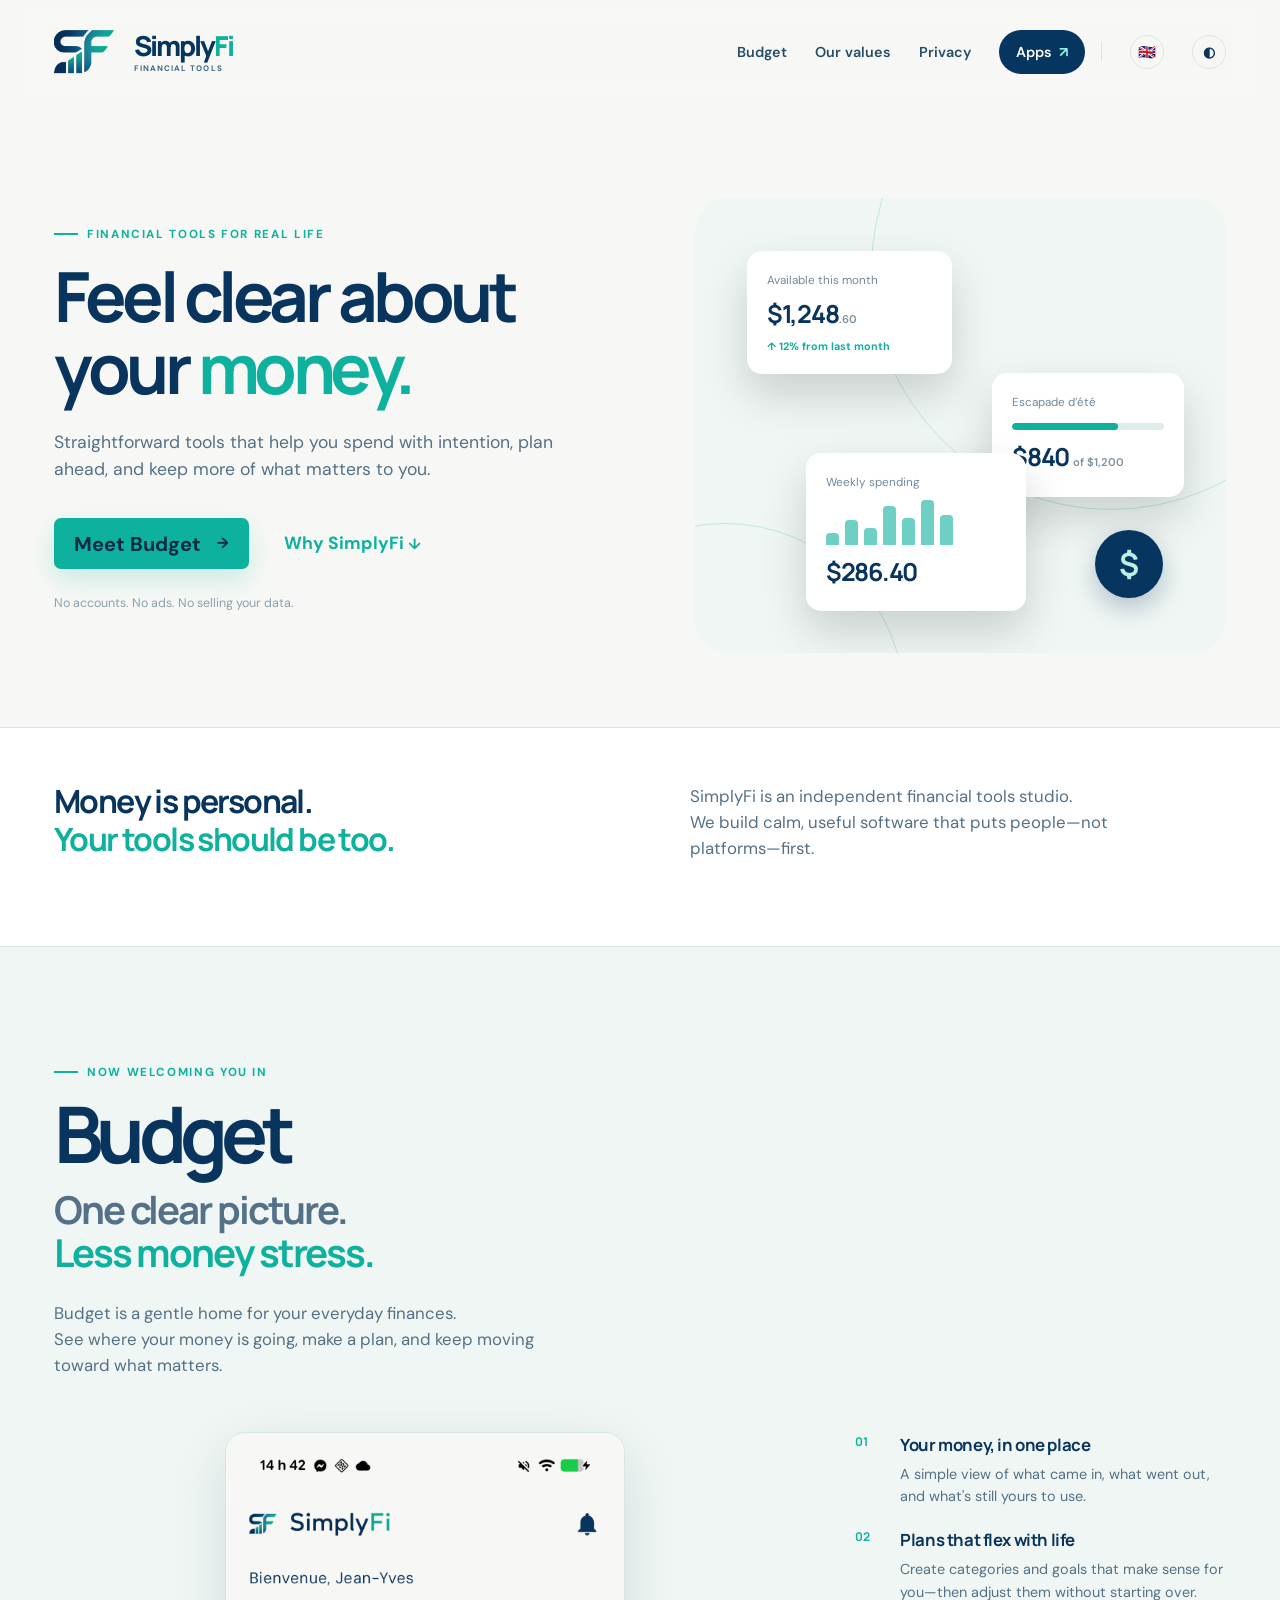
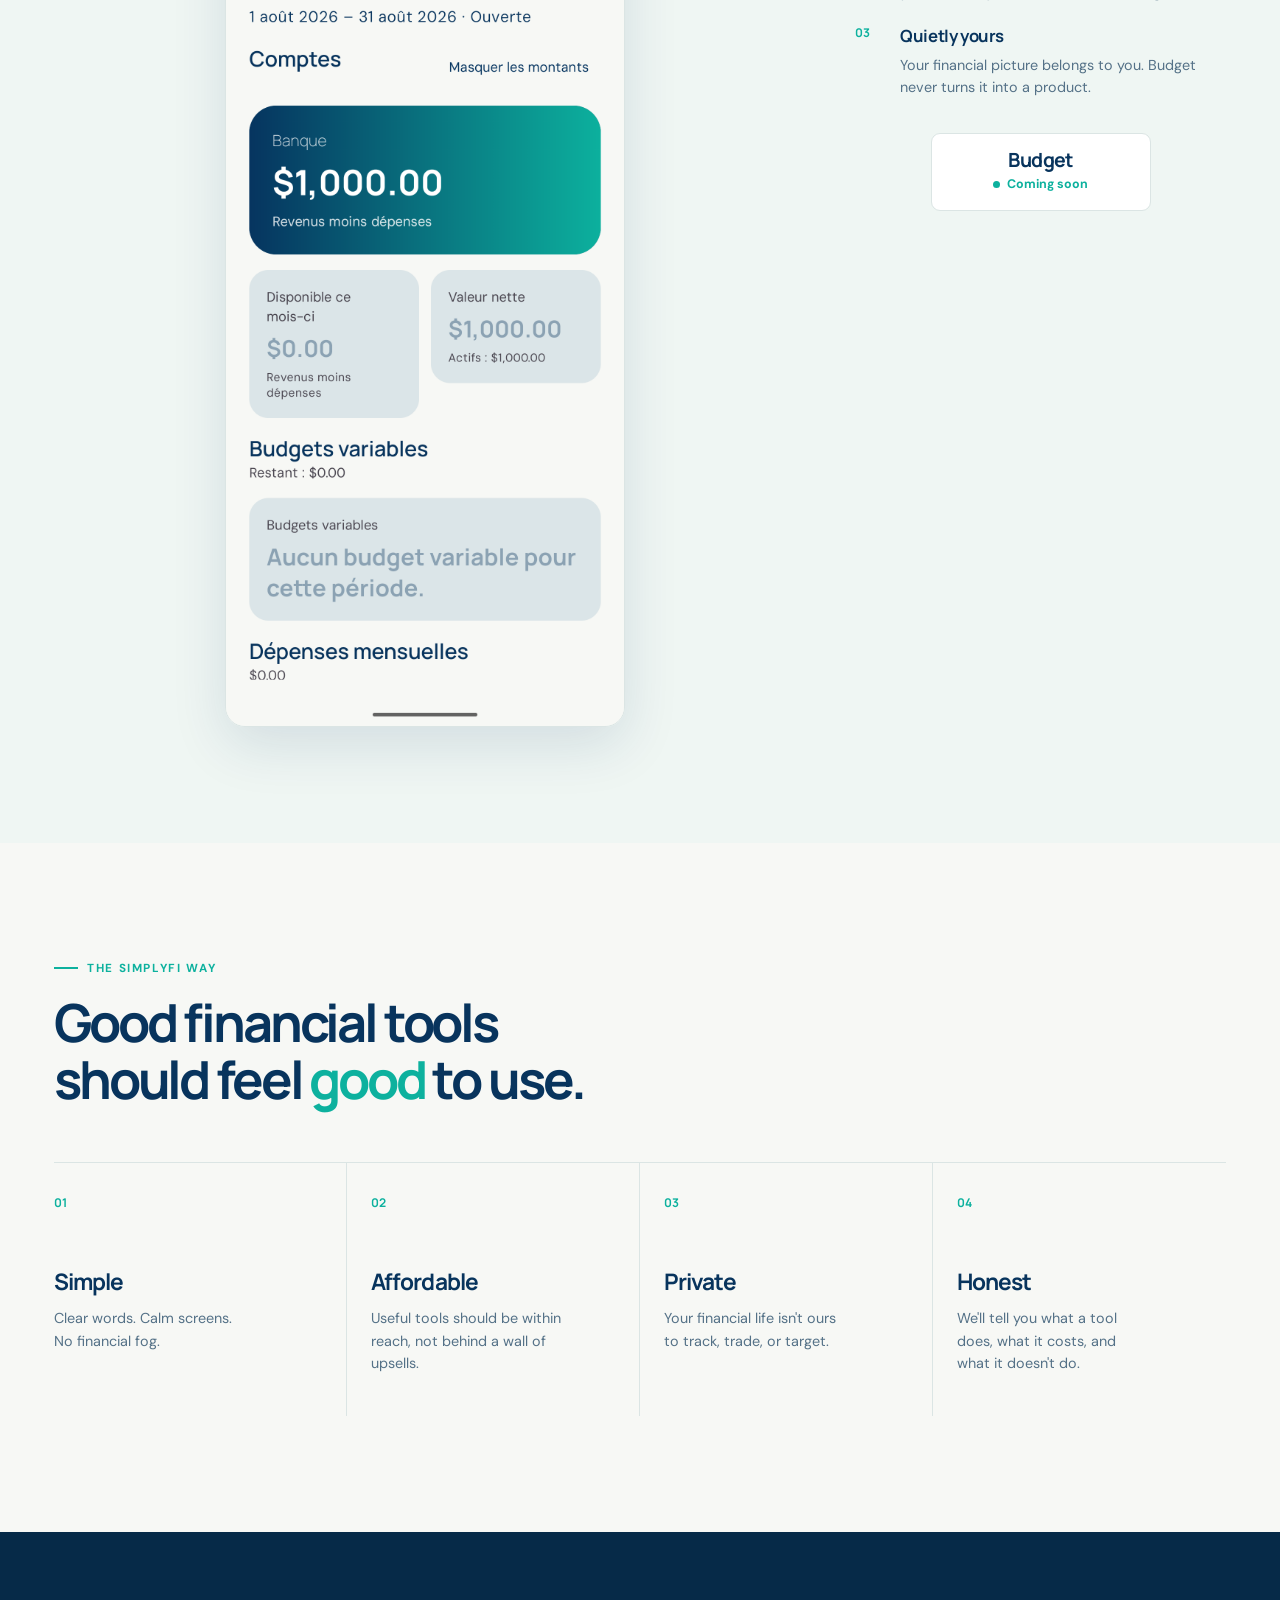
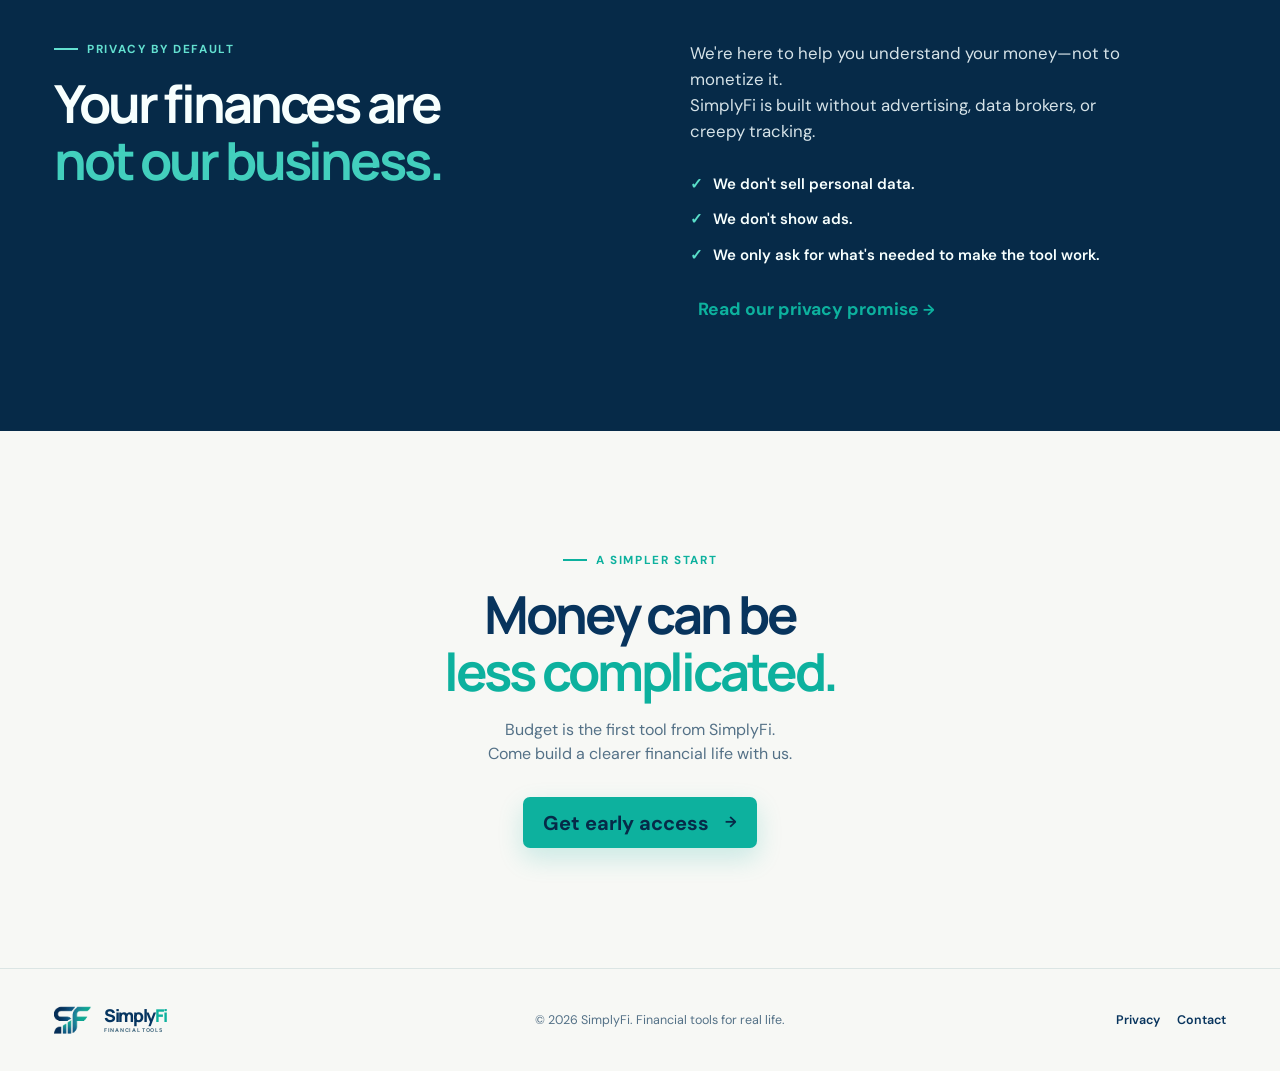
<file: index.html>
<!doctype html>
<html lang="en" data-lang="en">
<head>
  <meta charset="utf-8">
  <meta name="viewport" content="width=device-width,initial-scale=1">
  <title>SimplyFi — Money, made simpler.</title>
  <meta name="description" content="SimplyFi makes simple, affordable and private financial tools for everyday life.">
  <meta name="theme-color" content="#f7f8f5">
  <link rel="preconnect" href="https://fonts.googleapis.com">
  <link rel="preconnect" href="https://fonts.gstatic.com" crossorigin>
  <link href="https://fonts.googleapis.com/css2?family=DM+Sans:wght@400;500;600;700&family=Manrope:wght@500;600;700;800&display=swap" rel="stylesheet">
  <link rel="stylesheet" href="v2.css">
</head>
<body>
  <nav class="site-nav" aria-label="Primary navigation">
    <a class="brand" href="#top" aria-label="SimplyFi home"><img class="brand-mark logo-light" src="img/simplyfi-mark-light.png" alt=""><img class="brand-mark logo-dark" src="img/simplyfi-mark-dark.png" alt="" aria-hidden="true"><span class="brand-word"><strong>Simply<span>Fi</span></strong><small data-i18n="brandTagline">Financial tools</small></span></a>
    <div class="nav-links">
      <a href="#apps" data-i18n="navBudget">Budget</a><a href="#values" data-i18n="navValues">Our values</a><a href="#privacy" data-i18n="navPrivacy">Privacy</a>
      <a class="nav-cta" href="#apps"><span data-i18n="navApps">Apps</span> <b>↗</b></a>
      <span class="nav-divider" aria-hidden="true"></span>
      <div class="lang-dropdown"><button class="nav-btn" id="lang-btn" aria-label="Change language" title="Change language"></button><div class="lang-menu" id="lang-menu" role="menu"><button data-lang-code="en" role="menuitem">🇬🇧&nbsp; English</button><button data-lang-code="fr" role="menuitem">🇫🇷&nbsp; Français</button><button data-lang-code="es" role="menuitem">🇪🇸&nbsp; Español</button><button data-lang-code="pt" role="menuitem">🇧🇷&nbsp; Português</button></div></div>
      <button class="nav-btn" id="theme-btn" aria-label="Toggle dark mode" title="Toggle theme"></button>
    </div>
  </nav>
  <main id="top">
    <header class="hero">
      <div class="hero-copy">
        <p class="eyebrow"><i></i><span data-i18n="heroEyebrow">Financial tools for real life</span></p>
        <h1 data-i18n-html="heroTitle">Feel clear about<br>your <em>money.</em></h1>
        <p class="hero-lede" data-i18n="heroLede">Straightforward tools that help you spend with intention, plan ahead, and keep more of what matters to you.</p>
        <div class="hero-actions"><a class="button button-primary" href="#apps"><span data-i18n="heroCta">Meet Budget</span> <b>→</b></a><a class="text-link" href="#values"><span data-i18n="heroLink">Why SimplyFi</span> <b>↓</b></a></div>
        <p class="small-print" data-i18n="heroNote">No accounts. No ads. No selling your data.</p>
      </div>
      <div class="hero-visual" aria-hidden="true"><div class="halo halo-one"></div><div class="halo halo-two"></div><div class="hero-card card-balance"><span data-i18n="cardAvailable">Available this month</span><strong>$1,248<small>.60</small></strong><b data-i18n="cardUp">↑ 12% from last month</b></div><div class="hero-card card-goal"><span data-i18n="cardGoal">Summer getaway</span><div class="goal-line"><i></i></div><strong>$840 <small data-i18n="cardOf">of $1,200</small></strong></div><div class="hero-card card-spend"><span data-i18n="cardSpend">Weekly spending</span><div class="bars"><i></i><i></i><i></i><i></i><i></i><i></i><i></i></div><strong>$286.40</strong></div><div class="hero-orbit">$</div></div>
    </header>
    <section class="intro" aria-label="SimplyFi introduction"><p data-i18n-html="introTitle">Money is personal.<br><strong>Your tools should be too.</strong></p><p data-i18n-html="introCopy">SimplyFi is an independent financial tools studio.<br>We build calm, useful software that puts people—not platforms—first.</p></section>
    <section id="apps" class="budget-section"><div class="section-heading"><p class="eyebrow"><i></i><span data-i18n="budgetEyebrow">Now welcoming you in</span></p><h2 class="app-name">Budget</h2><p class="app-headline" data-i18n-html="budgetTitle">One clear picture.<br><em>Less money stress.</em></p><p data-i18n-html="budgetCopy">Budget is a gentle home for your everyday finances.<br>See where your money is going, make a plan, and keep moving toward what matters.</p></div>
      <div class="budget-layout"><div class="budget-app"><img class="shot shot-light" src="img/budget-app-light.png" alt="Budget app — your money at a glance: spending plan, categories and goals" width="1080" height="2424"><img class="shot shot-dark" src="img/budget-app-dark.png" alt="" aria-hidden="true" width="1080" height="2424"></div>
      <div class="budget-side"><div><span class="number">01</span><h3 data-i18n="pointOneTitle">Your money, in one place</h3><p data-i18n="pointOneCopy">A simple view of what came in, what went out, and what's still yours to use.</p></div><div><span class="number">02</span><h3 data-i18n="pointTwoTitle">Plans that flex with life</h3><p data-i18n="pointTwoCopy">Create categories and goals that make sense for you—then adjust them without starting over.</p></div><div><span class="number">03</span><h3 data-i18n="pointThreeTitle">Quietly yours</h3><p data-i18n="pointThreeCopy">Your financial picture belongs to you. Budget never turns it into a product.</p></div><div class="app-availability" aria-label="Budget, coming soon"><strong>Budget</strong><span><i aria-hidden="true"></i><span data-i18n="comingSoon">Coming soon</span></span></div></div></div>
    </section>
    <section id="values" class="values"><div class="values-heading"><p class="eyebrow"><i></i><span data-i18n="valuesEyebrow">The SimplyFi way</span></p><h2 data-i18n-html="valuesTitle">Good financial tools<br>should feel <em>good</em> to use.</h2></div><div class="value-grid"><article><span>01</span><h3 data-i18n="simple">Simple</h3><p data-i18n="simpleCopy">Clear words. Calm screens. No financial fog.</p></article><article><span>02</span><h3 data-i18n="affordable">Affordable</h3><p data-i18n="affordableCopy">Useful tools should be within reach, not behind a wall of upsells.</p></article><article><span>03</span><h3 data-i18n="private">Private</h3><p data-i18n="privateCopy">Your financial life isn't ours to track, trade, or target.</p></article><article><span>04</span><h3 data-i18n="honest">Honest</h3><p data-i18n="honestCopy">We'll tell you what a tool does, what it costs, and what it doesn't do.</p></article></div></section>
    <section id="privacy" class="privacy"><div><p class="eyebrow"><i></i><span data-i18n="privacyEyebrow">Privacy by default</span></p><h2 data-i18n-html="privacyTitle">Your finances are<br><em>not our business.</em></h2></div><div class="privacy-copy"><p data-i18n-html="privacyCopy">We're here to help you understand your money—not to monetize it.<br>SimplyFi is built without advertising, data brokers, or creepy tracking.</p><ul><li data-i18n="privacyOne">We don't sell personal data.</li><li data-i18n="privacyTwo">We don't show ads.</li><li data-i18n="privacyThree">We only ask for what's needed to make the tool work.</li></ul><a class="text-link" href="privacy/"><span data-i18n="privacyLink">Read our privacy promise</span> <b>→</b></a></div></section>
    <section class="closing"><p class="eyebrow"><i></i><span data-i18n="closingEyebrow">A simpler start</span></p><h2 data-i18n-html="closingTitle">Money can be<br><em>less complicated.</em></h2><p data-i18n-html="closingCopy">Budget is the first tool from SimplyFi.<br>Come build a clearer financial life with us.</p><a class="button button-primary" href="mailto:simplyfitools@proton.me?subject=Budget%20early%20access"><span data-i18n="closingCta">Get early access</span> <b>→</b></a></section>
  </main>
  <footer><a class="footer-brand" href="#top"><img class="brand-mark logo-light" src="img/simplyfi-mark-light.png" alt=""><img class="brand-mark logo-dark" src="img/simplyfi-mark-dark.png" alt="" aria-hidden="true"><span class="brand-word"><strong>Simply<span>Fi</span></strong><small data-i18n="brandTagline">Financial tools</small></span></a><span data-i18n="footer">© 2026 SimplyFi. Financial tools for real life.</span><div><a href="privacy/" data-i18n="navPrivacy">Privacy</a><a href="mailto:simplyfitools@proton.me" data-i18n="contact">Contact</a></div></footer>
  <script src="v2.js"></script>
</body>
</html>
</file>
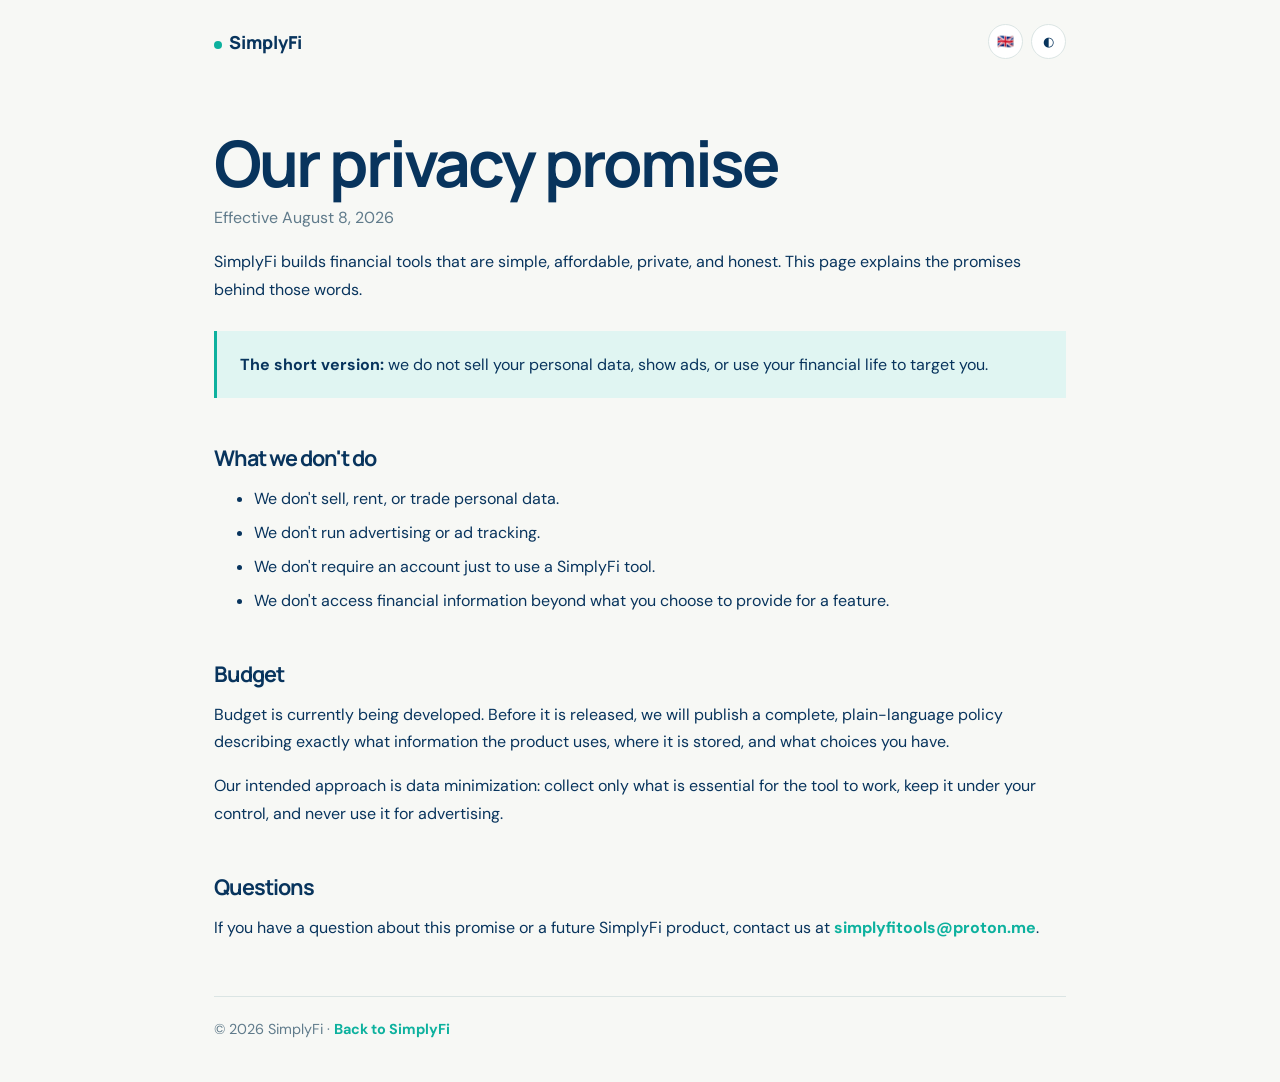
<file: privacy/index.html>
<!doctype html>
<html lang="en" data-lang="en">
<head><meta charset="utf-8"><meta name="viewport" content="width=device-width,initial-scale=1"><title>Privacy Promise — SimplyFi</title><meta name="theme-color" content="#f7f8f5"><link rel="preconnect" href="https://fonts.googleapis.com"><link rel="preconnect" href="https://fonts.gstatic.com" crossorigin><link href="https://fonts.googleapis.com/css2?family=DM+Sans:wght@400;500;600;700&family=Manrope:wght@500;600;700;800&display=swap" rel="stylesheet"><style>:root{--navy:#063560;--teal:#0db19e;--paper:#f7f8f5;--ink:#08345d;--muted:#607b8b;--line:#dbe5e4;--surface:#fff}[data-theme=dark]{--paper:#071c31;--ink:#f3fbfa;--muted:#b7cbd4;--line:#1d4961;--surface:#0c2942;--teal:#42cfbd}*{box-sizing:border-box}body{max-width:900px;margin:auto;padding:24px;background:var(--paper);color:var(--ink);font:16px/1.7 "DM Sans",sans-serif;transition:.2s}a{color:var(--teal);font-weight:700;text-decoration:none}.top{display:flex;justify-content:space-between;align-items:center;margin-bottom:70px}.brand{font:800 1.12rem Manrope;color:var(--ink)}.brand i{display:inline-block;width:8px;height:8px;border-radius:50%;background:var(--teal);margin-right:7px}.controls{display:flex;gap:8px;position:relative}.controls button{border:1px solid var(--line);background:var(--surface);color:var(--ink);border-radius:50%;width:35px;height:35px;cursor:pointer}.languages{display:none;position:absolute;right:42px;top:43px;width:145px;padding:6px;background:var(--surface);border:1px solid var(--line);border-radius:10px;box-shadow:0 12px 30px #0002}.languages.open{display:block}.languages button{display:block;width:100%;height:auto;padding:7px;border:0;border-radius:6px;text-align:left}.languages button:hover{background:#dff5f0}h1,h2{font-family:Manrope,sans-serif;letter-spacing:-.045em}h1{font-size:clamp(2.5rem,7vw,4rem);line-height:1.05;margin:0 0 8px}h2{margin:42px 0 8px;font-size:1.35rem}.date,.footer{color:var(--muted)}p,ul{margin:0 0 17px}li{margin:7px 0}.note{padding:20px 23px;background:color-mix(in srgb,var(--teal) 13%,var(--surface));border-left:3px solid var(--teal);margin:28px 0;color:var(--ink)}.footer{border-top:1px solid var(--line);margin-top:55px;padding-top:20px;font-size:.9rem}</style></head>
<body><header class="top"><a class="brand" href="../"><i></i>SimplyFi</a><div class="controls"><div><button id="lang" aria-label="Change language">🇬🇧</button><div class="languages" id="languages"><button data-l="en">🇬🇧 English</button><button data-l="fr">🇫🇷 Français</button><button data-l="es">🇪🇸 Español</button><button data-l="pt">🇧🇷 Português</button></div></div><button id="theme" aria-label="Toggle dark mode">◐</button></div></header><main><h1 data-h="title">Our privacy promise</h1><p class="date" data-t="date">Effective August 8, 2026</p><p data-t="intro">SimplyFi builds financial tools that are simple, affordable, private, and honest. This page explains the promises behind those words.</p><div class="note" data-h="note"><strong>The short version:</strong> we do not sell your personal data, show ads, or use your financial life to target you.</div><h2 data-t="noDoTitle">What we don't do</h2><ul><li data-t="noDoOne">We don't sell, rent, or trade personal data.</li><li data-t="noDoTwo">We don't run advertising or ad tracking.</li><li data-t="noDoThree">We don't require an account just to use a SimplyFi tool.</li><li data-t="noDoFour">We don't access financial information beyond what you choose to provide for a feature.</li></ul><h2 data-t="budgetTitle">Budget</h2><p data-t="budgetOne">Budget is currently being developed. Before it is released, we will publish a complete, plain-language policy describing exactly what information the product uses, where it is stored, and what choices you have.</p><p data-t="budgetTwo">Our intended approach is data minimization: collect only what is essential for the tool to work, keep it under your control, and never use it for advertising.</p><h2 data-t="questionTitle">Questions</h2><p data-h="question">If you have a question about this promise or a future SimplyFi product, contact us at <a href="mailto:simplyfitools@proton.me">simplyfitools@proton.me</a>.</p><p class="footer" data-h="footer">© 2026 SimplyFi · <a href="../">Back to SimplyFi</a></p></main><script>(function(){var L={en:'🇬🇧',fr:'🇫🇷',es:'🇪🇸',pt:'🇧🇷'},O=['en','fr','es','pt'],T={title:['Our privacy promise','Notre promesse de confidentialité','Nuestra promesa de privacidad','Nossa promessa de privacidade'],date:['Effective August 8, 2026','En vigueur le 8 août 2026','En vigor desde el 8 de agosto de 2026','Em vigor em 8 de agosto de 2026'],intro:['SimplyFi builds financial tools that are simple, affordable, private, and honest. This page explains the promises behind those words.','SimplyFi crée des outils financiers simples, abordables, privés et honnêtes. Cette page explique les promesses derrière ces mots.','SimplyFi crea herramientas financieras simples, asequibles, privadas y honestas. Esta página explica las promesas detrás de esas palabras.','A SimplyFi cria ferramentas financeiras simples, acessíveis, privadas e honestas. Esta página explica as promessas por trás dessas palavras.'],note:['<strong>The short version:</strong> we do not sell your personal data, show ads, or use your financial life to target you.','<strong>En bref :</strong> nous ne vendons pas tes données, n’affichons pas de pub et ne ciblons pas ta vie financière.','<strong>En resumen:</strong> no vendemos tus datos, no mostramos anuncios ni usamos tu vida financiera para dirigirte publicidad.','<strong>Em resumo:</strong> não vendemos seus dados, não mostramos anúncios nem usamos sua vida financeira para segmentar você.'],noDoTitle:["What we don't do",'Ce que nous ne faisons pas','Lo que no hacemos','O que não fazemos'],noDoOne:["We don't sell, rent, or trade personal data.",'Nous ne vendons, louons ni échangeons de données personnelles.','No vendemos, alquilamos ni comercializamos datos personales.','Não vendemos, alugamos ou negociamos dados pessoais.'],noDoTwo:["We don't run advertising or ad tracking.",'Nous ne faisons ni publicité ni suivi publicitaire.','No hacemos publicidad ni rastreo publicitario.','Não usamos publicidade nem rastreamento de anúncios.'],noDoThree:["We don't require an account just to use a SimplyFi tool.",'Nous ne demandons pas de compte pour utiliser un outil SimplyFi.','No exigimos una cuenta solo para usar una herramienta SimplyFi.','Não exigimos uma conta apenas para usar uma ferramenta SimplyFi.'],noDoFour:["We don't access financial information beyond what you choose to provide for a feature.",'Nous n’accédons pas à des informations financières au-delà de ce que tu choisis de fournir.','No accedemos a información financiera más allá de lo que eliges proporcionar para una función.','Não acessamos informações financeiras além do que você escolhe fornecer para um recurso.'],budgetTitle:['Budget','Budget','Budget','Budget'],budgetOne:['Budget is currently being developed. Before it is released, we will publish a complete, plain-language policy describing exactly what information the product uses, where it is stored, and what choices you have.','Budget est en cours de développement. Avant sa sortie, nous publierons une politique complète et claire décrivant les informations utilisées, leur stockage et tes choix.','Budget está en desarrollo. Antes de su lanzamiento, publicaremos una política completa y clara que describa qué información usa, dónde se almacena y qué opciones tienes.','O Budget está em desenvolvimento. Antes do lançamento, publicaremos uma política completa e clara sobre quais informações usa, onde ficam armazenadas e quais são suas opções.'],budgetTwo:['Our intended approach is data minimization: collect only what is essential for the tool to work, keep it under your control, and never use it for advertising.','Notre approche est de minimiser les données : ne recueillir que l’essentiel, te laisser le contrôle et ne jamais les utiliser pour la publicité.','Nuestro enfoque es minimizar datos: recoger solo lo esencial, mantenerlo bajo tu control y nunca usarlo para publicidad.','Nossa abordagem é minimizar dados: coletar apenas o essencial, manter tudo sob seu controle e nunca usar para publicidade.'],questionTitle:['Questions','Questions','Preguntas','Dúvidas'],question:['If you have a question about this promise or a future SimplyFi product, contact us at <a href="mailto:simplyfitools@proton.me">simplyfitools@proton.me</a>.','Si tu as une question sur cette promesse ou un futur produit SimplyFi, écris-nous à <a href="mailto:simplyfitools@proton.me">simplyfitools@proton.me</a>.','Si tienes una pregunta sobre esta promesa o un futuro producto de SimplyFi, escríbenos a <a href="mailto:simplyfitools@proton.me">simplyfitools@proton.me</a>.','Se você tiver alguma dúvida sobre esta promessa ou um futuro produto SimplyFi, escreva para <a href="mailto:simplyfitools@proton.me">simplyfitools@proton.me</a>.'],footer:['© 2026 SimplyFi · <a href="../">Back to SimplyFi</a>','© 2026 SimplyFi · <a href="../">Retour à SimplyFi</a>','© 2026 SimplyFi · <a href="../">Volver a SimplyFi</a>','© 2026 SimplyFi · <a href="../">Voltar para SimplyFi</a>']};function set(l){var i=O.indexOf(l);document.documentElement.lang=l;document.documentElement.dataset.lang=l;localStorage.setItem('simplyfi-language',l);document.getElementById('lang').textContent=L[l];Object.keys(T).forEach(function(k){document.querySelectorAll('[data-t="'+k+'"],[data-h="'+k+'"]').forEach(function(e){e.innerHTML=T[k][i]})})}var l=localStorage.getItem('simplyfi-language');set(L[l]?l:'en');var m=document.getElementById('languages');document.getElementById('lang').onclick=function(e){e.stopPropagation();m.classList.toggle('open')};m.querySelectorAll('button').forEach(function(b){b.onclick=function(){set(b.dataset.l);m.classList.remove('open')}});document.onclick=function(){m.classList.remove('open')};function theme(t){if(t==='dark')document.documentElement.dataset.theme='dark';else delete document.documentElement.dataset.theme;document.getElementById('theme').textContent=t==='dark'?'☀︎':'◐';localStorage.setItem('simplyfi-theme',t)}theme(localStorage.getItem('simplyfi-theme')||'light');document.getElementById('theme').onclick=function(){theme(document.documentElement.dataset.theme==='dark'?'light':'dark')}}())</script></body></html>
</file>
<file: v2.css>
:root { --navy:#063560; --navy-deep:#042846; --teal:#0db19e; --mint:#c8eee7; --paper:#f7f8f5; --ink:#08345d; --muted:#668093; --line:#dbe5e4; --sand:#eff3ee; }
* { box-sizing:border-box; } html { scroll-behavior:smooth; } body { margin:0; color:var(--ink); background:var(--paper); font:16px/1.55 "DM Sans",sans-serif; } a { color:inherit; text-decoration:none; } .site-nav { height:88px; max-width:1240px; margin:auto; padding:12px 34px; display:flex; align-items:center; justify-content:space-between; } .brand img { display:block; width:116px; height:64px; object-fit:contain; object-position:left center; } .nav-links { display:flex; align-items:center; gap:28px; font-size:.9rem; font-weight:600; } .nav-links>a:not(.nav-cta) { color:#466477; } .nav-cta { background:var(--navy); color:white; border-radius:999px; padding:11px 17px; } .nav-cta span { color:var(--teal); margin-left:5px; }
.hero { max-width:1240px; min-height:620px; margin:auto; padding:94px 34px 74px; display:grid; grid-template-columns:1.05fr .95fr; align-items:center; gap:54px; overflow:hidden; } .eyebrow { margin:0 0 17px; color:var(--teal); font-size:.73rem; font-weight:700; text-transform:uppercase; letter-spacing:.14em; } .eyebrow i { width:24px; height:2px; display:inline-block; vertical-align:middle; margin:-2px 9px 0 0; background:currentColor; } h1,h2,h3,p { margin-top:0; } h1,h2,h3 { font-family:Manrope,sans-serif; } h1 { font-size:clamp(3.2rem,5.4vw,5.5rem); line-height:1.04; letter-spacing:-.065em; margin-bottom:25px; } em { color:var(--teal); font-style:normal; } .hero-lede { max-width:500px; color:#547187; font-size:1.1rem; } .hero-actions { margin-top:35px; display:flex; align-items:center; gap:27px; } .button { display:inline-flex; align-items:center; justify-content:center; gap:16px; padding:14px 20px; border-radius:7px; font-weight:700; font-size:.93rem; } .button span { font-size:1.25rem; line-height:1; } .button-primary { background:var(--teal); color:#fff; box-shadow:0 10px 26px rgba(13,177,158,.2); } .button-dark { background:var(--navy); color:#fff; } .text-link { font-weight:700; font-size:.93rem; } .text-link span { color:var(--teal); margin-left:8px; font-size:1.1rem; } .small-print { color:#8aa0ae; font-size:.78rem; margin-top:25px; }
.hero-visual { position:relative; height:455px; background:linear-gradient(135deg,#e2f2ef,#eef5f2); border-radius:34px; overflow:hidden; } .halo { position:absolute; border-radius:50%; border:1px solid rgba(13,177,158,.22); } .halo-one { width:480px;height:480px;top:-168px;right:-125px; } .halo-two { width:360px;height:360px;bottom:-230px;left:-150px; } .hero-card { position:absolute; padding:20px; border-radius:15px; background:rgba(255,255,255,.94); box-shadow:0 20px 45px rgba(13,59,84,.12); } .hero-card span { color:#70899a; font-size:.73rem; display:block; margin-bottom:6px; } .hero-card strong { font-family:Manrope; font-size:1.55rem; letter-spacing:-.05em; } .hero-card small { font:600 .7rem "DM Sans"; letter-spacing:0; color:#7c919e; } .hero-card b { display:block; font-size:.67rem; margin-top:4px; color:var(--teal); } .card-balance { left:52px; top:53px; width:205px; } .card-goal { right:42px; top:175px; width:192px; } .goal-line { background:#deedeb; height:7px; border-radius:9px; margin:12px 0 8px; overflow:hidden; } .goal-line i { display:block; width:70%;height:100%; background:var(--teal); border-radius:inherit; } .card-spend { bottom:42px; left:111px; width:220px; } .bars { height:45px; display:flex; align-items:end; gap:6px; margin:8px 0; } .bars i { width:13px; background:var(--teal); border-radius:4px 4px 0 0; opacity:.6; } .bars i:nth-child(1){height:25%}.bars i:nth-child(2){height:55%}.bars i:nth-child(3){height:37%}.bars i:nth-child(4){height:85%}.bars i:nth-child(5){height:60%}.bars i:nth-child(6){height:100%}.bars i:nth-child(7){height:65%} .hero-orbit { position:absolute; right:63px; bottom:55px; width:68px;height:68px;border-radius:50%;background:var(--navy);color:#bceee4;display:grid;place-items:center;font:bold 2rem Manrope;box-shadow:0 10px 25px #08345d44; }
.intro { border-top:1px solid var(--line); border-bottom:1px solid var(--line); padding:55px max(34px,calc((100vw - 1172px)/2)); display:grid; grid-template-columns:1fr 1fr; gap:100px; background:#fff; } .intro p:first-child { font:700 clamp(1.55rem,2.5vw,2.3rem)/1.18 Manrope; letter-spacing:-.05em; } .intro strong { color:var(--teal); } .intro p:last-child { max-width:430px; color:#5b7486; font-size:1.05rem; }
.budget-section { padding:116px max(34px,calc((100vw - 1172px)/2)); background:#eff6f3; } .section-heading { max-width:600px; }.section-heading h2,.values h2,.privacy h2,.closing h2 { font-size:clamp(2.4rem,4.1vw,4.2rem); line-height:1.08; letter-spacing:-.06em; margin-bottom:20px; } .section-heading>p:last-child { color:#557385; max-width:520px; font-size:1.05rem; } .budget-layout { display:grid; grid-template-columns:1.4fr .7fr; gap:60px; align-items:start; margin-top:54px; } .budget-app { max-width:400px; margin:0 auto; border-radius:20px; overflow:hidden; border:1px solid var(--rule); box-shadow:0 18px 55px rgba(6,53,96,.12); } .budget-app .shot { display:block; width:100%; height:auto; } .budget-app .shot-dark { display:none; } [data-theme="dark"] .budget-app .shot-light { display:none; } [data-theme="dark"] .budget-app .shot-dark { display:block; } @media(max-width:800px){.budget-app{max-width:320px}}.budget-side>div{padding:0 0 20px 45px;position:relative}.number{position:absolute;left:0;top:1px;color:var(--teal);font:700 .75rem Manrope}.budget-side h3{font-size:1.05rem;letter-spacing:-.025em;margin:0 0 5px}.budget-side p{color:#5d7788;font-size:.9rem;margin:0}.budget-side .button{margin:14px 0 0 45px}
.values { padding:116px max(34px,calc((100vw - 1172px)/2)); }.values-heading { margin-bottom:55px; }.value-grid { border-top:1px solid var(--line); display:grid;grid-template-columns:repeat(4,1fr);}.value-grid article{min-height:220px;padding:27px 24px;border-right:1px solid var(--line)}.value-grid article:first-child{padding-left:0}.value-grid article:last-child{border:0}.value-grid span{color:var(--teal);font:700 .75rem Manrope}.value-grid h3{font-size:1.42rem;letter-spacing:-.04em;margin:49px 0 8px}.value-grid p{color:#607b8b;font-size:.9rem;max-width:190px}
.privacy { padding:108px max(34px,calc((100vw - 1172px)/2)); background:var(--navy); color:white;display:grid;grid-template-columns:1fr 1fr;gap:100px; }.privacy .eyebrow{color:#6de0d0}.privacy h2{margin:0}.privacy-copy{max-width:460px;color:#c2d4dc;font-size:1.05rem}.privacy-copy ul{padding:0;margin:29px 0;list-style:none}.privacy-copy li{margin:12px 0;color:white;font-weight:600;font-size:.94rem}.privacy-copy li:before{content:'✓';color:#59dec9;margin-right:10px}.privacy-copy .text-link{color:#fff}.closing{text-align:center;padding:120px 30px}.closing .eyebrow{justify-content:center}.closing h2{margin-bottom:18px}.closing>p:not(.eyebrow){color:#637c8c;max-width:460px;margin:0 auto 30px}.closing .button{margin:auto}footer{border-top:1px solid var(--line);padding:23px max(34px,calc((100vw - 1172px)/2));display:flex;align-items:center;justify-content:space-between;gap:20px;color:#718894;font-size:.78rem}.footer-brand img{width:84px;height:37px;object-fit:contain}.footer-brand{line-height:0}footer div{display:flex;gap:17px;color:var(--navy);font-weight:600}
@media (max-width:800px){.site-nav{padding:10px 22px;height:76px}.brand img{width:95px;height:54px}.nav-links{gap:14px;font-size:.82rem}.nav-links>a:not(.nav-cta){display:none}.hero{grid-template-columns:1fr;padding:64px 24px 58px;gap:45px;min-height:0}.hero-visual{height:360px}.card-balance{left:24px;top:36px}.card-goal{right:22px;top:142px}.card-spend{left:64px;bottom:24px}.hero-orbit{right:25px;bottom:22px}.intro,.privacy{grid-template-columns:1fr;gap:18px;padding:48px 24px}.budget-section,.values{padding:74px 24px}.budget-layout{grid-template-columns:1fr;gap:42px}.values-heading{margin-bottom:35px}.value-grid{grid-template-columns:1fr 1fr}.value-grid article,.value-grid article:first-child{padding:22px 15px;border-bottom:1px solid var(--line)}.value-grid article:nth-child(2){border-right:0}.value-grid article:nth-child(3),.value-grid article:nth-child(4){border-bottom:0}.value-grid h3{margin-top:35px}.closing{padding:80px 24px}footer{padding:18px 24px;flex-wrap:wrap}.footer-brand{order:1}footer span{order:3;width:100%}footer div{order:2}}
@media (max-width:420px){h1{font-size:3rem}.hero-actions{align-items:flex-start;flex-direction:column;gap:20px}.hero-visual{margin:0 -4px}.card-goal{transform:scale(.86);transform-origin:right top}.card-spend{transform:scale(.88);transform-origin:left bottom}.value-grid{grid-template-columns:1fr}.value-grid article,.value-grid article:nth-child(3){border-right:0;border-bottom:1px solid var(--line)}.value-grid article:last-child{border-bottom:0}}

/* Internationalization, theme controls, and dark mode */
:root{--page:var(--paper);--surface:#fff;--surface-soft:#eff6f3;--heading:var(--ink);--body:#547187;--nav-bg:rgba(247,248,245,.88);--card:#fff;--card-soft:#eff8f6;--rule:var(--line)}
[data-theme="dark"]{--page:#071c31;--surface:#0c2942;--surface-soft:#0a3346;--heading:#f3fbfa;--body:#b7cbd4;--nav-bg:rgba(7,28,49,.88);--card:#103851;--card-soft:#123d50;--rule:#1d4961;--navy:#d9f5ef;--ink:#f3fbfa;--teal:#42cfbd;--muted:#a9c5d0;--line:#1d4961;--sand:#0a3346}
body{background:var(--page);color:var(--heading);transition:background .25s ease,color .25s ease}.site-nav{position:relative;z-index:30;background:var(--nav-bg);backdrop-filter:blur(14px) saturate(150%);-webkit-backdrop-filter:blur(14px) saturate(150%);transition:box-shadow .2s ease,background .25s ease}.site-nav.is-scrolled{box-shadow:0 6px 24px rgba(4,40,70,.11)}.nav-cta span{color:inherit;margin:0}.nav-cta b{color:var(--teal);margin-left:5px}.nav-divider{width:1px;height:19px;background:var(--rule);margin-left:-12px}.nav-btn{display:grid;place-items:center;width:34px;height:34px;padding:0;border:1px solid var(--rule);border-radius:50%;background:transparent;color:var(--heading);font:700 .9rem "DM Sans",sans-serif;cursor:pointer;transition:background .15s,border-color .15s}.nav-btn:hover{background:var(--surface-soft);border-color:var(--teal)}.lang-dropdown{position:relative}.lang-menu{display:none;position:absolute;right:0;top:43px;width:158px;padding:6px;background:var(--surface);border:1px solid var(--rule);border-radius:10px;box-shadow:0 16px 34px rgba(0,0,0,.16)}.lang-menu.open{display:block}.lang-menu button{display:block;width:100%;padding:8px 9px;border:0;border-radius:7px;background:transparent;color:var(--heading);font:600 .84rem "DM Sans",sans-serif;text-align:left;cursor:pointer}.lang-menu button:hover{background:var(--surface-soft)}
.hero-visual,.budget-section{background:var(--surface-soft)}.hero-lede,.intro p:last-child,.section-heading>p:last-child,.budget-side p,.value-grid p,.closing>p:not(.eyebrow){color:var(--body)}.intro{background:var(--surface);border-color:var(--rule)}.hero-card{background:var(--card);border-color:var(--rule)}.privacy{background:#062a48}.privacy-copy{color:#c4d6df}.values,.closing{background:var(--page)}footer{border-color:var(--rule);color:var(--body)}footer div{color:var(--heading)}.hero-card{box-shadow:0 20px 45px rgba(0,0,0,.16)}[data-theme="dark"] .hero-visual{background:linear-gradient(135deg,#09394d,#0b3149)}[data-theme="dark"] .hero-card small{color:#a8c1ca}[data-theme="dark"] .hero-orbit{background:#d9f5ef;color:#063560}[data-theme="dark"] .button-dark{background:#d9f5ef;color:#063560}
@media(max-width:800px){.nav-divider{display:none}.nav-links{gap:9px}.lang-menu{right:-38px}.nav-cta{padding:9px 12px}}

/* High-contrast navigation and a purpose-made logo treatment. */
.site-nav{height:124px;padding-top:8px;padding-bottom:8px}.brand{width:118px;height:108px;display:flex;align-items:center;justify-content:center;flex:0 0 118px}.brand img{width:106px;height:106px;object-fit:contain;object-position:center}.logo-dark{display:none!important}[data-theme="dark"] .logo-light{display:none!important}[data-theme="dark"] .logo-dark{display:block!important}.nav-links>a:not(.nav-cta){color:#244d68}.nav-cta{background:var(--navy);color:#fff;box-shadow:none}.nav-cta b{color:#8ff0df}.nav-links>a:not(.nav-cta):hover{color:var(--navy);text-decoration:underline;text-underline-offset:5px}[data-theme="dark"] .nav-links>a:not(.nav-cta){color:#c6dce4}[data-theme="dark"] .nav-links>a:not(.nav-cta):hover{color:#fff}[data-theme="dark"] .nav-cta{background:var(--teal);color:#062a48}[data-theme="dark"] .nav-cta b{color:#062a48}[data-theme="dark"] .nav-btn{border-color:#326078;color:#fff}[data-theme="dark"] .nav-btn:hover{background:#16455c;border-color:#70e5d5}.hero h1,.section-heading h2,.values h2,.privacy h2,.closing h2{color:var(--heading)}.button-primary{background:var(--teal);color:#062a48}.button-primary b{color:#062a48}.button-dark{color:#fff}.text-link{color:var(--heading)}.text-link b{color:var(--teal)}[data-theme="dark"] .button-primary{background:var(--teal);color:#062a48}.footer-brand{width:64px;height:64px;display:flex;align-items:center;justify-content:center}.footer-brand img{width:54px;height:58px;object-fit:contain}.footer-brand .logo-dark{display:none!important}[data-theme="dark"] .footer-brand .logo-light{display:none!important}[data-theme="dark"] .footer-brand .logo-dark{display:block!important}
@media(max-width:800px){.site-nav{height:94px;padding:5px 18px}.brand{width:82px;height:82px;flex-basis:82px}.brand img{width:78px;height:78px}.nav-links{margin-left:auto}.footer-brand{width:54px;height:54px}.footer-brand img{width:47px;height:50px}}

/* A horizontal, readable brand lockup; only the descriptor changes by language. */
.site-nav{height:104px}.brand{width:218px;height:82px;flex-basis:218px;gap:10px;justify-content:flex-start}.brand img.brand-mark{width:70px;height:58px;object-fit:contain;flex:0 0 70px}.brand-word{display:flex;flex-direction:column;align-items:flex-start;line-height:1}.brand-word strong{font:800 1.72rem/1 "Manrope",sans-serif;letter-spacing:-.075em;color:#063560}.brand-word strong span{color:#0db19e}.brand-word small{margin-top:5px;color:#40677d;font:700 .5rem/1 "DM Sans",sans-serif;letter-spacing:.13em;text-transform:uppercase;white-space:nowrap}.footer-brand{width:150px;height:56px;gap:7px;justify-content:flex-start}.footer-brand img.brand-mark{width:43px;height:38px;object-fit:contain;flex:0 0 43px}.footer-brand .brand-word strong{font-size:1.1rem}.footer-brand .brand-word small{font-size:.34rem;margin-top:3px}[data-theme="dark"] .brand-word strong{color:#f7fffe}[data-theme="dark"] .brand-word strong span{color:#42cfbd}[data-theme="dark"] .brand-word small{color:#b7d6dd}
@media(max-width:800px){.site-nav{height:88px}.brand{width:165px;height:68px;flex-basis:165px;gap:7px}.brand img.brand-mark{width:52px;height:46px;flex-basis:52px}.brand-word strong{font-size:1.33rem}.brand-word small{font-size:.38rem;margin-top:4px}.footer-brand{width:135px}.footer-brand img.brand-mark{width:38px;height:34px;flex-basis:38px}}

/* The app entry point stays compact in every locale and never crowds mobile controls. */
.nav-cta{display:inline-flex;align-items:center;justify-content:center;gap:7px;min-width:74px;white-space:nowrap}.nav-cta b{margin:0}@media(max-width:800px){.nav-cta{min-width:0;height:36px;padding:8px 11px;font-size:.78rem;line-height:1}.nav-links{min-width:0;flex:1;justify-content:flex-end}.nav-links>a:not(.nav-cta){display:none}}@media(max-width:390px){.site-nav{padding-left:12px;padding-right:12px}.brand{width:143px;flex-basis:143px}.brand img.brand-mark{width:44px;flex-basis:44px}.brand-word strong{font-size:1.17rem}.brand-word small{font-size:.33rem}.nav-cta{width:36px;min-width:36px;padding:0}.nav-cta span{display:none}.nav-cta b{font-size:1.1rem}}

.app-name{font-size:clamp(3.5rem,6.1vw,6.2rem)!important;line-height:.9!important;letter-spacing:-.085em!important;margin:0 0 20px!important}.app-headline{max-width:720px;color:var(--body);font:700 clamp(1.85rem,3vw,2.75rem)/1.13 "Manrope",sans-serif;letter-spacing:-.055em;margin:0 0 25px}.app-headline em{color:var(--teal)}.app-availability{display:flex;flex-direction:column;align-items:center;gap:5px;width:fit-content;margin:14px auto 0;padding:15px 20px;min-width:220px;border:1px solid var(--rule);border-radius:9px;background:var(--card);text-align:center}.budget-side>.app-availability{padding:15px 20px;margin-left:auto;margin-right:auto}.app-availability strong{font:700 1.22rem/1.1 "Manrope",sans-serif;letter-spacing:-.03em;color:var(--heading)}.app-availability>span{display:flex;align-items:center;justify-content:center;gap:7px;color:var(--teal);font-size:.78rem;font-weight:700}.app-availability i{width:7px;height:7px;border-radius:50%;background:currentColor}@media(max-width:800px){.app-name{font-size:3rem!important}.app-headline{font-size:2rem}.app-availability{margin:14px auto 0}}

/* The privacy statement must remain readable against the deep navy field. */
.privacy h2{color:#f7fffe!important}.privacy h2 em{color:#42cfbd!important}.privacy-copy{color:#d6e3e8!important}.privacy-copy li{color:#f7fffe!important}.privacy-copy .text-link{color:#63e0d0!important}.privacy .eyebrow{color:#63e0d0!important}
</file>
